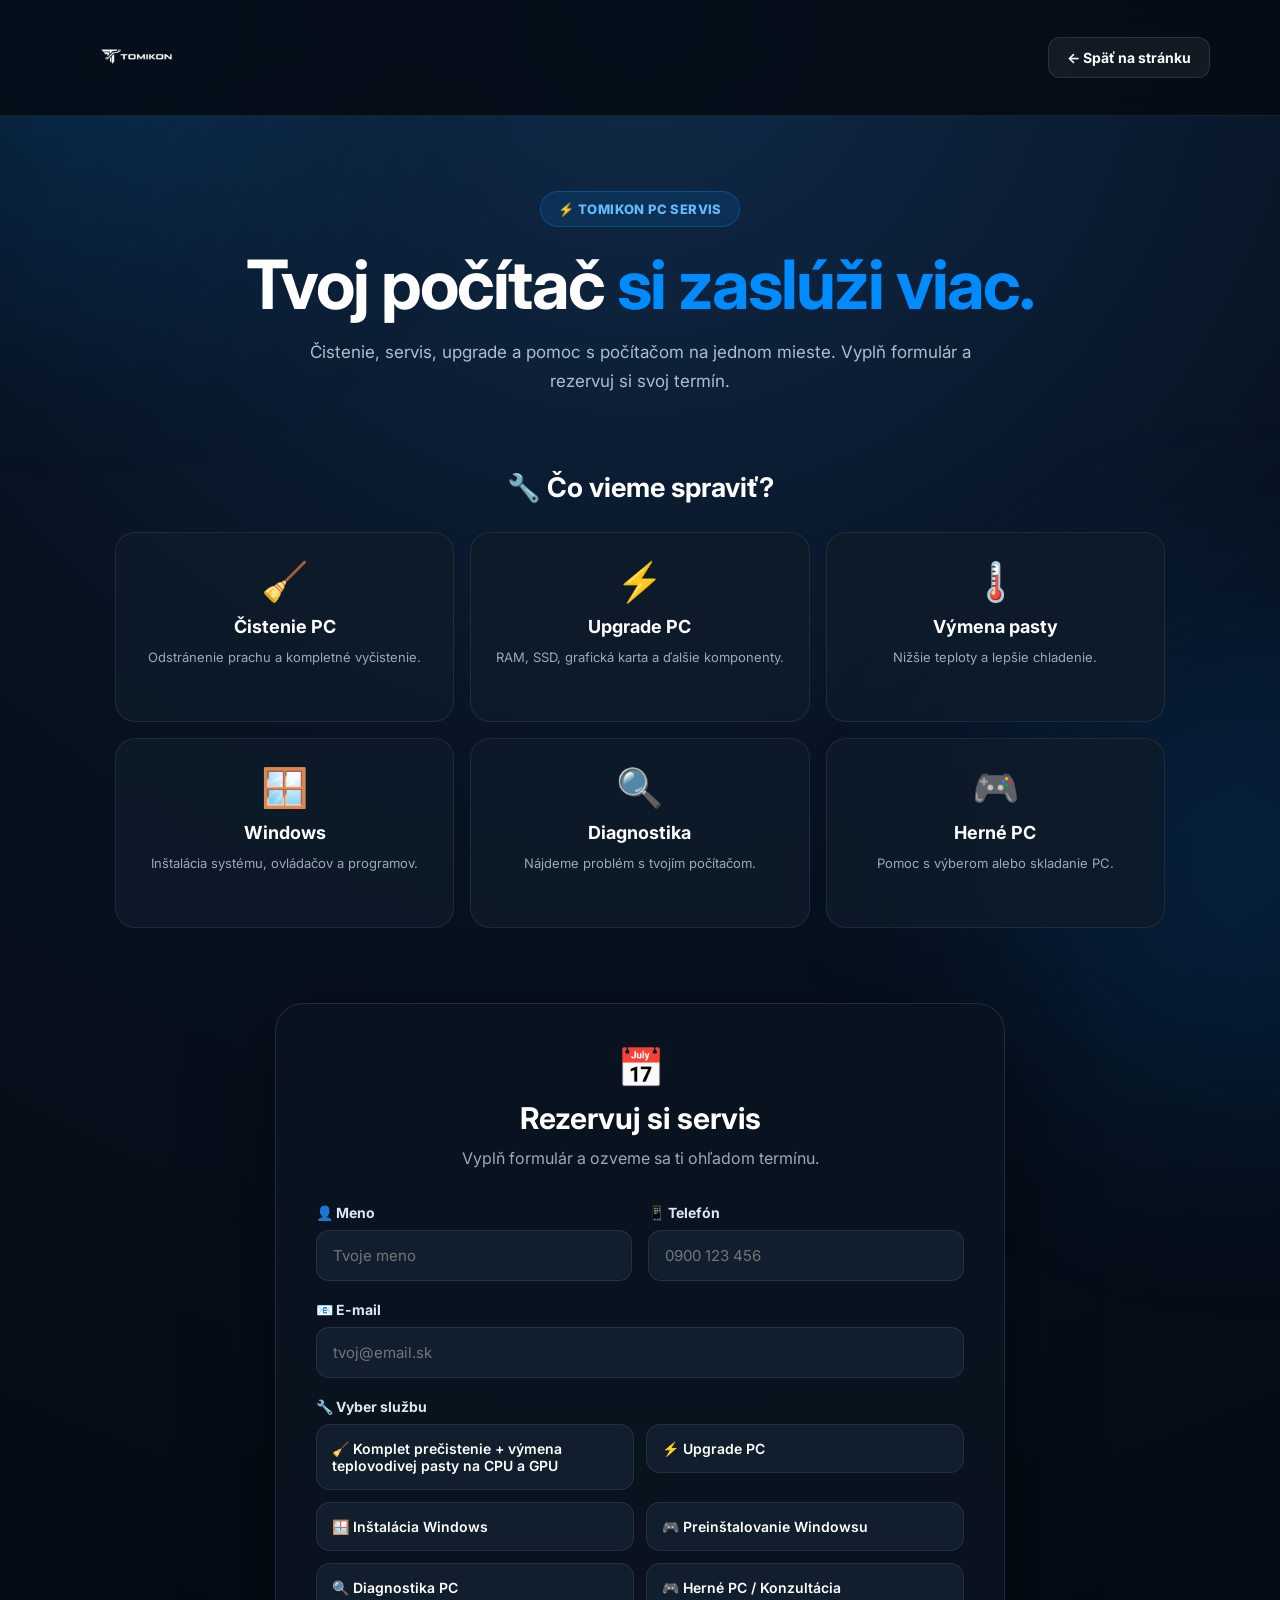
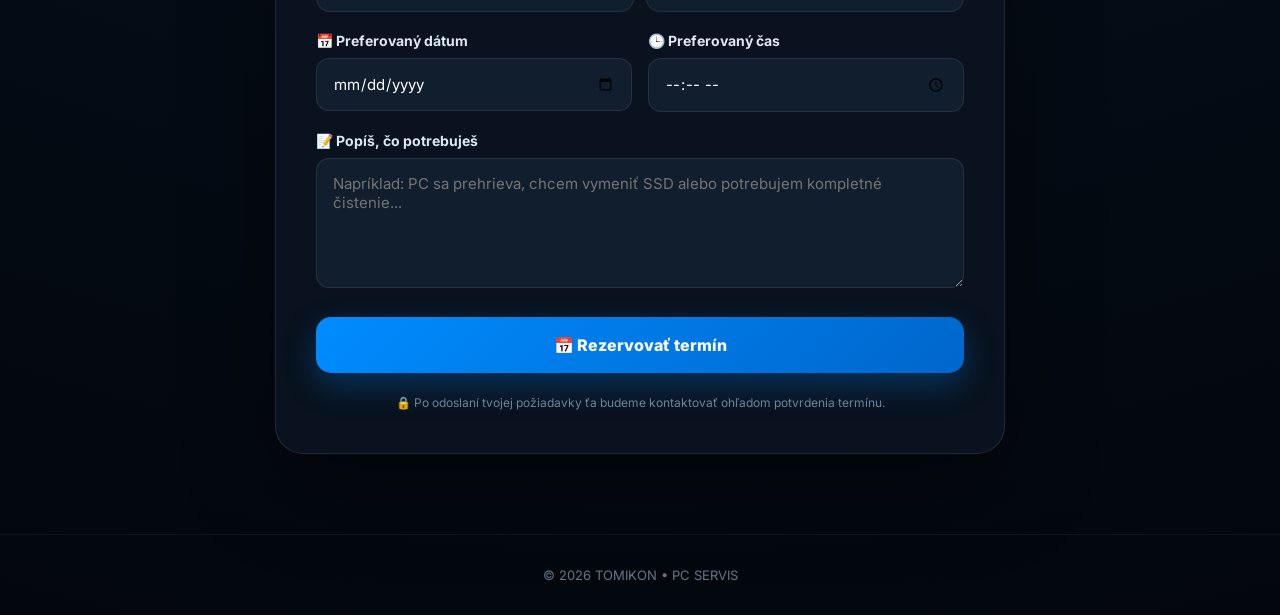
<file: rezervacia.html>
<!DOCTYPE html>
<html lang="sk">

<head>

    <meta charset="UTF-8">

    <meta
        name="viewport"
        content="width=device-width, initial-scale=1.0"
    >

    <title>Rezervácia servisu | TOMIKON</title>

    <!-- FONT -->
    <link
        href="https://fonts.googleapis.com/css2?family=Inter:wght@400;500;600;700;800&display=swap"
        rel="stylesheet"
    >

    <!-- CSS -->
    <link
        rel="stylesheet"
        href="rezervacia.css"
    >

</head>


<body>


    <!-- =====================================================
         POZADIE
    ===================================================== -->

    <div class="background-glow glow-one"></div>
    <div class="background-glow glow-two"></div>



    <!-- =====================================================
         HEADER
    ===================================================== -->

    <header class="reservation-topbar">

        <div class="topbar-container">

            <a
                href="index.html"
                class="reservation-logo"
                aria-label="TOMIKON - Hlavná stránka"
            >

                <img
                    src="images/logo.png"
                    alt="TOMIKON"
                >

            </a>


            <a
                href="index.html"
                class="back-home"
            >
                ← Späť na stránku
            </a>

        </div>

    </header>



    <!-- =====================================================
         HERO
    ===================================================== -->

    <section class="hero">

        <div class="badge">

            ⚡ TOMIKON PC SERVIS

        </div>


        <h1>

            Tvoj počítač
            <span>si zaslúži viac.</span>

        </h1>


        <p class="hero-text">

            Čistenie, servis, upgrade a pomoc
            s počítačom na jednom mieste.
            Vyplň formulár a rezervuj si
            svoj termín.

        </p>

    </section>



    <!-- =====================================================
         SLUŽBY
    ===================================================== -->

    <section class="services">

        <h2 class="section-title">

            🔧 Čo vieme spraviť?

        </h2>


        <div class="service-grid">


            <div class="service-card">

                <div class="service-icon">
                    🧹
                </div>

                <h3>
                    Čistenie PC
                </h3>

                <p>
                    Odstránenie prachu
                    a kompletné vyčistenie.
                </p>

            </div>



            <div class="service-card">

                <div class="service-icon">
                    ⚡
                </div>

                <h3>
                    Upgrade PC
                </h3>

                <p>
                    RAM, SSD, grafická karta
                    a ďalšie komponenty.
                </p>

            </div>



            <div class="service-card">

                <div class="service-icon">
                    🌡️
                </div>

                <h3>
                    Výmena pasty
                </h3>

                <p>
                    Nižšie teploty
                    a lepšie chladenie.
                </p>

            </div>



            <div class="service-card">

                <div class="service-icon">
                    🪟
                </div>

                <h3>
                    Windows
                </h3>

                <p>
                    Inštalácia systému,
                    ovládačov a programov.
                </p>

            </div>



            <div class="service-card">

                <div class="service-icon">
                    🔍
                </div>

                <h3>
                    Diagnostika
                </h3>

                <p>
                    Nájdeme problém
                    s tvojím počítačom.
                </p>

            </div>



            <div class="service-card">

                <div class="service-icon">
                    🎮
                </div>

                <h3>
                    Herné PC
                </h3>

                <p>
                    Pomoc s výberom
                    alebo skladanie PC.
                </p>

            </div>


        </div>

    </section>



    <!-- =====================================================
         REZERVÁCIA
    ===================================================== -->

    <section class="reservation-section">

        <div class="reservation-box">


            <div class="reservation-heading">

                <div class="reservation-icon">
                    📅
                </div>

                <h2>
                    Rezervuj si servis
                </h2>

                <p>
                    Vyplň formulár a ozveme sa ti
                    ohľadom termínu.
                </p>

            </div>



            <!-- FORMULÁR -->

            <form
                action="https://formspree.io/f/mdendypz"
                method="POST"
            >


                <!-- MENO + TELEFÓN -->

                <div class="form-row">


                    <div class="form-group">

                        <label for="meno">
                            👤 Meno
                        </label>

                        <input
                            id="meno"
                            type="text"
                            name="meno"
                            placeholder="Tvoje meno"
                            required
                        >

                    </div>



                    <div class="form-group">

                        <label for="telefon">
                            📱 Telefón
                        </label>

                        <input
                            id="telefon"
                            type="tel"
                            name="telefon"
                            placeholder="0900 123 456"
                            required
                        >

                    </div>


                </div>



                <!-- EMAIL -->

                <div class="form-group">

                    <label for="email">
                        📧 E-mail
                    </label>

                    <input
                        id="email"
                        type="email"
                        name="email"
                        placeholder="tvoj@email.sk"
                        required
                    >

                </div>



                <!-- SLUŽBA -->

                <div class="form-group">

                    <label>
                        🔧 Vyber službu
                    </label>


                    <div class="service-options">


                        <label class="service-option">

                            <input
                                type="radio"
                                name="sluzba"
                                value="Čistenie PC"
                                required
                            >

                            <span>
                                🧹 Komplet prečistenie + výmena teplovodivej pasty na CPU a GPU
                            </span>

                        </label>



                        <label class="service-option">

                            <input
                                type="radio"
                                name="sluzba"
                                value="Upgrade PC"
                            >

                            <span>
                                ⚡ Upgrade PC
                            </span>

                        </label>



                        <label class="service-option">

                            <input
                                type="radio"
                                name="sluzba"
                                value="Inštalácia Windows"
                            >

                            <span>
                                🪟 Inštalácia Windows
                            </span>

                        </label>

                        <label class="service-option">

                            <input
                                type="radio"
                                name="sluzba"
                                value="Herné PC / Konzultácia"
                            >

                            <span>
                                🎮 Preinštalovanie Windowsu
                            </span>

                        </label>



                        <label class="service-option">

                            <input
                                type="radio"
                                name="sluzba"
                                value="Diagnostika PC"
                            >

                            <span>
                                🔍 Diagnostika PC
                            </span>

                        </label>



                        <label class="service-option">

                            <input
                                type="radio"
                                name="sluzba"
                                value="Herné PC / Konzultácia"
                            >

                            <span>
                                🎮 Herné PC / Konzultácia
                            </span>

                        </label>

                        


                    </div>

                </div>



                <!-- DÁTUM + ČAS -->

                <div class="form-row">


                    <div class="form-group">

                        <label for="datum">
                            📅 Preferovaný dátum
                        </label>

                        <input
                            id="datum"
                            type="date"
                            name="datum"
                            required
                        >

                    </div>



                    <div class="form-group">

                        <label for="cas">
                            🕒 Preferovaný čas
                        </label>

                        <input
                            id="cas"
                            type="time"
                            name="cas"
                            required
                        >

                    </div>


                </div>



                <!-- POPIS -->

                <div class="form-group">

                    <label for="poznamka">
                        📝 Popíš, čo potrebuješ
                    </label>

                    <textarea
                        id="poznamka"
                        name="poznamka"
                        placeholder="Napríklad: PC sa prehrieva, chcem vymeniť SSD alebo potrebujem kompletné čistenie..."
                    ></textarea>

                </div>



                <!-- SUBMIT -->

                <button
                    type="submit"
                    class="submit-button"
                >

                    📅 Rezervovať termín

                </button>


                <div class="form-info">

                    🔒 Po odoslaní tvojej požiadavky
                    ťa budeme kontaktovať ohľadom
                    potvrdenia termínu.

                </div>


            </form>


        </div>

    </section>



    <!-- =====================================================
         FOOTER
    ===================================================== -->

    <footer>

        © 2026 TOMIKON • PC SERVIS

    </footer>



    <!-- MINIMÁLNY DÁTUM = DNES -->

    <script>

        const dateInput = document.getElementById("datum");

        if (dateInput) {

            const today = new Date();

            const year = today.getFullYear();

            const month = String(
                today.getMonth() + 1
            ).padStart(2, "0");

            const day = String(
                today.getDate()
            ).padStart(2, "0");

            dateInput.min =
                `${year}-${month}-${day}`;

        }

    </script>


</body>

</html>
</file>
<file: rezervacia.css>
/* =====================================================
   ZÁKLAD
===================================================== */

* {
    box-sizing: border-box;
}

html {
    scroll-behavior: smooth;
}

body {
    margin: 0;

    font-family:
        "Inter",
        Arial,
        sans-serif;

    background:
        radial-gradient(
            circle at top,
            #102b4a 0%,
            #07111f 38%,
            #03070d 100%
        );

    color: white;

    min-height: 100vh;
}


/* =====================================================
   POZADIE
===================================================== */

.background-glow {
    position: fixed;

    width: 500px;
    height: 500px;

    border-radius: 50%;

    background:
        rgba(0, 140, 255, 0.12);

    filter:
        blur(110px);

    pointer-events: none;

    z-index: -1;
}

.glow-one {
    top: -220px;
    left: -180px;
}

.glow-two {
    right: -220px;
    bottom: -220px;
}


/* =====================================================
   HEADER
===================================================== */

.reservation-topbar {
    width: 100%;

    background:
        rgba(4, 10, 18, 0.82);

    border-bottom:
        1px solid
        rgba(255, 255, 255, 0.08);

    backdrop-filter:
        blur(18px);

    position: sticky;

    top: 0;

    z-index: 100;
}

.topbar-container {
    width: 100%;

    max-width: 1200px;

    min-height: 115px;

    margin: 0 auto;

    padding:
        12px 30px;

    display: flex;

    align-items: center;

    justify-content: space-between;
}

.reservation-logo {
    display: flex;

    align-items: center;

    text-decoration: none;
}

.reservation-logo img {
    height: 90px;

    width: auto;

    max-width: 400px;

    object-fit: contain;

    display: block;
}

.back-home {
    display: inline-flex;

    align-items: center;

    justify-content: center;

    padding:
        11px 18px;

    border-radius: 12px;

    text-decoration: none;

    color: #ffffff;

    font-size: 14px;

    font-weight: 700;

    background:
        rgba(255, 255, 255, 0.06);

    border:
        1px solid
        rgba(255, 255, 255, 0.10);

    transition:
        0.2s ease;
}

.back-home:hover {
    background:
        rgba(0, 140, 255, 0.16);

    border-color:
        rgba(0, 140, 255, 0.5);

    transform:
        translateY(-2px);
}


/* =====================================================
   HERO
===================================================== */

.hero {
    width: 100%;

    max-width: 900px;

    margin:
        0 auto;

    padding:
        75px 25px
        35px;

    text-align: center;
}

.badge {
    display: inline-flex;

    align-items: center;

    gap: 8px;

    padding:
        9px 17px;

    border-radius: 50px;

    background:
        rgba(0, 140, 255, 0.12);

    border:
        1px solid
        rgba(0, 140, 255, 0.32);

    color:
        #62baff;

    font-size: 13px;

    font-weight: 800;

    margin-bottom: 22px;

    letter-spacing: 0.4px;
}

.hero h1 {
    margin:
        0 0 18px;

    font-size:
        clamp(
            38px,
            7vw,
            68px
        );

    line-height: 1.05;

    letter-spacing:
        -2px;
}

.hero h1 span {
    color:
        #008cff;
}

.hero-text {
    max-width: 680px;

    margin:
        0 auto;

    color:
        #aebdcb;

    font-size: 17px;

    line-height: 1.7;
}


/* =====================================================
   SLUŽBY
===================================================== */

.services {
    max-width: 1100px;

    margin:
        20px auto
        0;

    padding:
        20px 25px;
}

.section-title {
    text-align: center;

    font-size: 27px;

    margin:
        0 0 28px;
}

.service-grid {
    display: grid;

    grid-template-columns:
        repeat(
            3,
            1fr
        );

    gap: 16px;
}

.service-card {
    background:
        rgba(14, 27, 42, 0.82);

    border:
        1px solid
        rgba(255, 255, 255, 0.08);

    border-radius: 20px;

    padding:
        25px 20px;

    text-align: center;

    transition:
        0.25s ease;

    min-height: 190px;
}

.service-card:hover {
    transform:
        translateY(-6px);

    border-color:
        rgba(0, 140, 255, 0.7);

    box-shadow:
        0 18px 45px
        rgba(0, 100, 255, 0.15);
}

.service-icon {
    font-size: 38px;

    margin-bottom: 12px;
}

.service-card h3 {
    margin:
        0 0 10px;

    font-size: 18px;
}

.service-card p {
    margin: 0;

    color:
        #9baaba;

    font-size: 13px;

    line-height: 1.6;
}


/* =====================================================
   REZERVÁCIA
===================================================== */

.reservation-section {
    max-width: 780px;

    margin:
        55px auto
        80px;

    padding:
        0 25px;
}

.reservation-box {
    background:
        rgba(10, 20, 32, 0.92);

    border:
        1px solid
        rgba(255, 255, 255, 0.10);

    border-radius: 28px;

    padding: 40px;

    box-shadow:
        0 30px 90px
        rgba(0, 0, 0, 0.40);
}

.reservation-heading {
    text-align: center;

    margin-bottom: 32px;
}

.reservation-icon {
    font-size: 38px;

    margin-bottom: 10px;
}

.reservation-heading h2 {
    margin:
        0 0 10px;

    font-size: 30px;
}

.reservation-heading p {
    margin: 0;

    color:
        #9baaba;

    line-height: 1.6;
}


/* =====================================================
   FORMULÁR
===================================================== */

.form-row {
    display: grid;

    grid-template-columns:
        1fr 1fr;

    gap: 16px;
}

.form-group {
    margin-bottom: 20px;
}

label {
    display: block;

    margin-bottom: 9px;

    font-size: 14px;

    font-weight: 700;

    color:
        #dce8f2;
}

input,
textarea {
    width: 100%;

    outline: none;

    border-radius: 13px;

    padding:
        15px 16px;

    background:
        #111e2d;

    border:
        1px solid
        rgba(255, 255, 255, 0.09);

    color: white;

    font-family: inherit;

    font-size: 15px;

    transition:
        0.2s ease;
}

input:focus,
textarea:focus {
    border-color:
        #008cff;

    box-shadow:
        0 0 0 3px
        rgba(0, 140, 255, 0.13);
}

textarea {
    resize: vertical;

    min-height: 130px;
}


/* =====================================================
   VÝBER SLUŽBY
===================================================== */

.service-options {
    display: grid;

    grid-template-columns:
        repeat(
            2,
            1fr
        );

    gap: 12px;
}

.service-option {
    position: relative;

    margin: 0;
}

.service-option input {
    position: absolute;

    opacity: 0;

    pointer-events: none;
}

.service-option span {
    display: block;

    padding:
        15px;

    background:
        #111e2d;

    border:
        1px solid
        rgba(255, 255, 255, 0.08);

    border-radius: 14px;

    cursor: pointer;

    transition:
        0.2s ease;

    font-size: 14px;

    font-weight: 600;

    color:
        #ffffff;
}

.service-option span:hover {
    border-color:
        rgba(0, 140, 255, 0.6);

    background:
        rgba(0, 140, 255, 0.08);
}

.service-option input:checked + span {
    background:
        rgba(0, 140, 255, 0.17);

    border-color:
        #008cff;

    box-shadow:
        0 0 22px
        rgba(0, 140, 255, 0.16);
}


/* =====================================================
   BUTTON
===================================================== */

.submit-button {
    width: 100%;

    border: none;

    border-radius: 15px;

    padding:
        18px;

    margin-top: 5px;

    background:
        linear-gradient(
            135deg,
            #008cff,
            #0066cc
        );

    color: white;

    font-family: inherit;

    font-size: 16px;

    font-weight: 800;

    cursor: pointer;

    transition:
        0.25s ease;

    box-shadow:
        0 12px 32px
        rgba(0, 140, 255, 0.28);
}

.submit-button:hover {
    transform:
        translateY(-3px);

    box-shadow:
        0 18px 45px
        rgba(0, 140, 255, 0.42);
}

.submit-button:active {
    transform:
        translateY(0);
}


/* =====================================================
   INFO
===================================================== */

.form-info {
    margin-top: 20px;

    text-align: center;

    color:
        #718397;

    font-size: 12px;

    line-height: 1.7;
}


/* =====================================================
   FOOTER
===================================================== */

footer {
    text-align: center;

    padding:
        32px 20px;

    border-top:
        1px solid
        rgba(255, 255, 255, 0.06);

    color:
        #647587;

    font-size: 13px;
}


/* =====================================================
   TABLET
===================================================== */

@media (max-width: 850px) {

    .service-grid {
        grid-template-columns:
            repeat(
                2,
                1fr
            );
    }

}


/* =====================================================
   MOBILE
===================================================== */

@media (max-width: 600px) {

    .topbar-container {
        min-height: 70px;

        padding:
            10px 16px;
    }

    .reservation-logo img {
    height: 60px;
    max-width: 260px;
}

    .back-home {
        padding:
            9px 11px;

        font-size: 12px;
    }


    .hero {
        padding:
            48px 18px
            25px;
    }

    .badge {
        font-size: 11px;

        padding:
            8px 13px;
    }

    .hero h1 {
        font-size:
            clamp(
                35px,
                11vw,
                50px
            );

        letter-spacing:
            -1.5px;
    }

    .hero-text {
        font-size: 15px;
    }


    .services {
        padding:
            15px;
    }

    .section-title {
        font-size: 23px;

        margin-bottom: 20px;
    }

    .service-grid {
        grid-template-columns:
            1fr 1fr;

        gap: 10px;
    }

    .service-card {
        min-height: 165px;

        padding:
            18px 12px;

        border-radius: 16px;
    }

    .service-icon {
        font-size: 30px;

        margin-bottom: 8px;
    }

    .service-card h3 {
        font-size: 14px;

        margin-bottom: 7px;
    }

    .service-card p {
        font-size: 11px;

        line-height: 1.5;
    }


    .reservation-section {
        margin:
            35px auto
            60px;

        padding:
            0 14px;
    }

    .reservation-box {
        padding:
            25px 16px;

        border-radius: 22px;
    }

    .reservation-heading {
        margin-bottom: 25px;
    }

    .reservation-heading h2 {
        font-size: 24px;
    }


    .form-row {
        grid-template-columns:
            1fr;

        gap: 0;
    }

    .service-options {
        grid-template-columns:
            1fr;
    }

    .service-option span {
        padding:
            14px;
    }


    input,
    textarea {
        font-size: 16px;
    }

    .submit-button {
        padding:
            17px;

        font-size: 16px;
    }

}

/* =====================================================
   MOBILNÁ RESPONZIVITA – REZERVÁCIA
===================================================== */

@media (max-width: 768px) {

    html,
    body {
        width: 100%;
        max-width: 100%;
        overflow-x: hidden;
    }


    /* =========================
       HORNÁ LIŠTA
    ========================= */

    .topbar-container {
        min-height: 80px;
        padding: 12px 20px;

        display: flex;
        align-items: center;
        justify-content: space-between;

        gap: 15px;
    }


    .reservation-logo img {
        height: 48px;
        max-width: 180px;
        width: auto;
    }


    /* =========================
       SPÄŤ NA STRÁNKU
    ========================= */

    .back-button,
    .reservation-back-button {
        padding: 14px 18px;

        font-size: 16px;

        white-space: nowrap;
    }


    /* =========================
       HLAVNÝ OBSAH
    ========================= */

    .reservation-page,
    .reservation-container,
    .reservation-section {
        width: 100%;
        max-width: 100%;

        padding-left: 18px;
        padding-right: 18px;

        box-sizing: border-box;
    }


    /* =========================
       NADPISY
    ========================= */

    .reservation-title,
    .reservation-hero h1 {
        font-size: 32px;
        line-height: 1.15;
    }


    .reservation-subtitle,
    .reservation-hero p {
        font-size: 17px;
        line-height: 1.5;
    }


    /* =========================
       FORMULÁR
    ========================= */

    .reservation-form {
        width: 100%;
        max-width: 100%;

        padding: 22px 18px;

        box-sizing: border-box;
    }


    /* =========================
       SLUŽBY
    ========================= */

    .service-option,
    .service-card {
        width: 100%;
        min-height: auto;

        padding: 22px 20px;

        font-size: 19px;

        box-sizing: border-box;
    }


    /* =========================
       LABELY
    ========================= */

    .form-group label {
        font-size: 18px;

        margin-bottom: 10px;
    }


    /* =========================
       INPUTY
    ========================= */

    .form-group input,
    .form-group select,
    .form-group textarea {
        width: 100%;
        max-width: 100%;

        box-sizing: border-box;

        font-size: 20px;

        padding: 18px;
    }


    /* =========================
       DÁTUM + ČAS
    ========================= */

    input[type="date"],
    input[type="time"] {
        min-height: 70px;

        font-size: 20px;

        padding: 14px 18px;
    }


    /* =========================
       TEXTAREA
    ========================= */

    .form-group textarea {
        min-height: 180px;

        resize: vertical;

        line-height: 1.4;
    }


    /* =========================
       REZERVOVAŤ TLAČIDLO
    ========================= */

    .reservation-submit,
    .submit-button,
    button[type="submit"] {
        width: 100%;

        min-height: 78px;

        padding: 18px;

        font-size: 24px;

        border-radius: 22px;

        box-sizing: border-box;
    }

}
</file>
